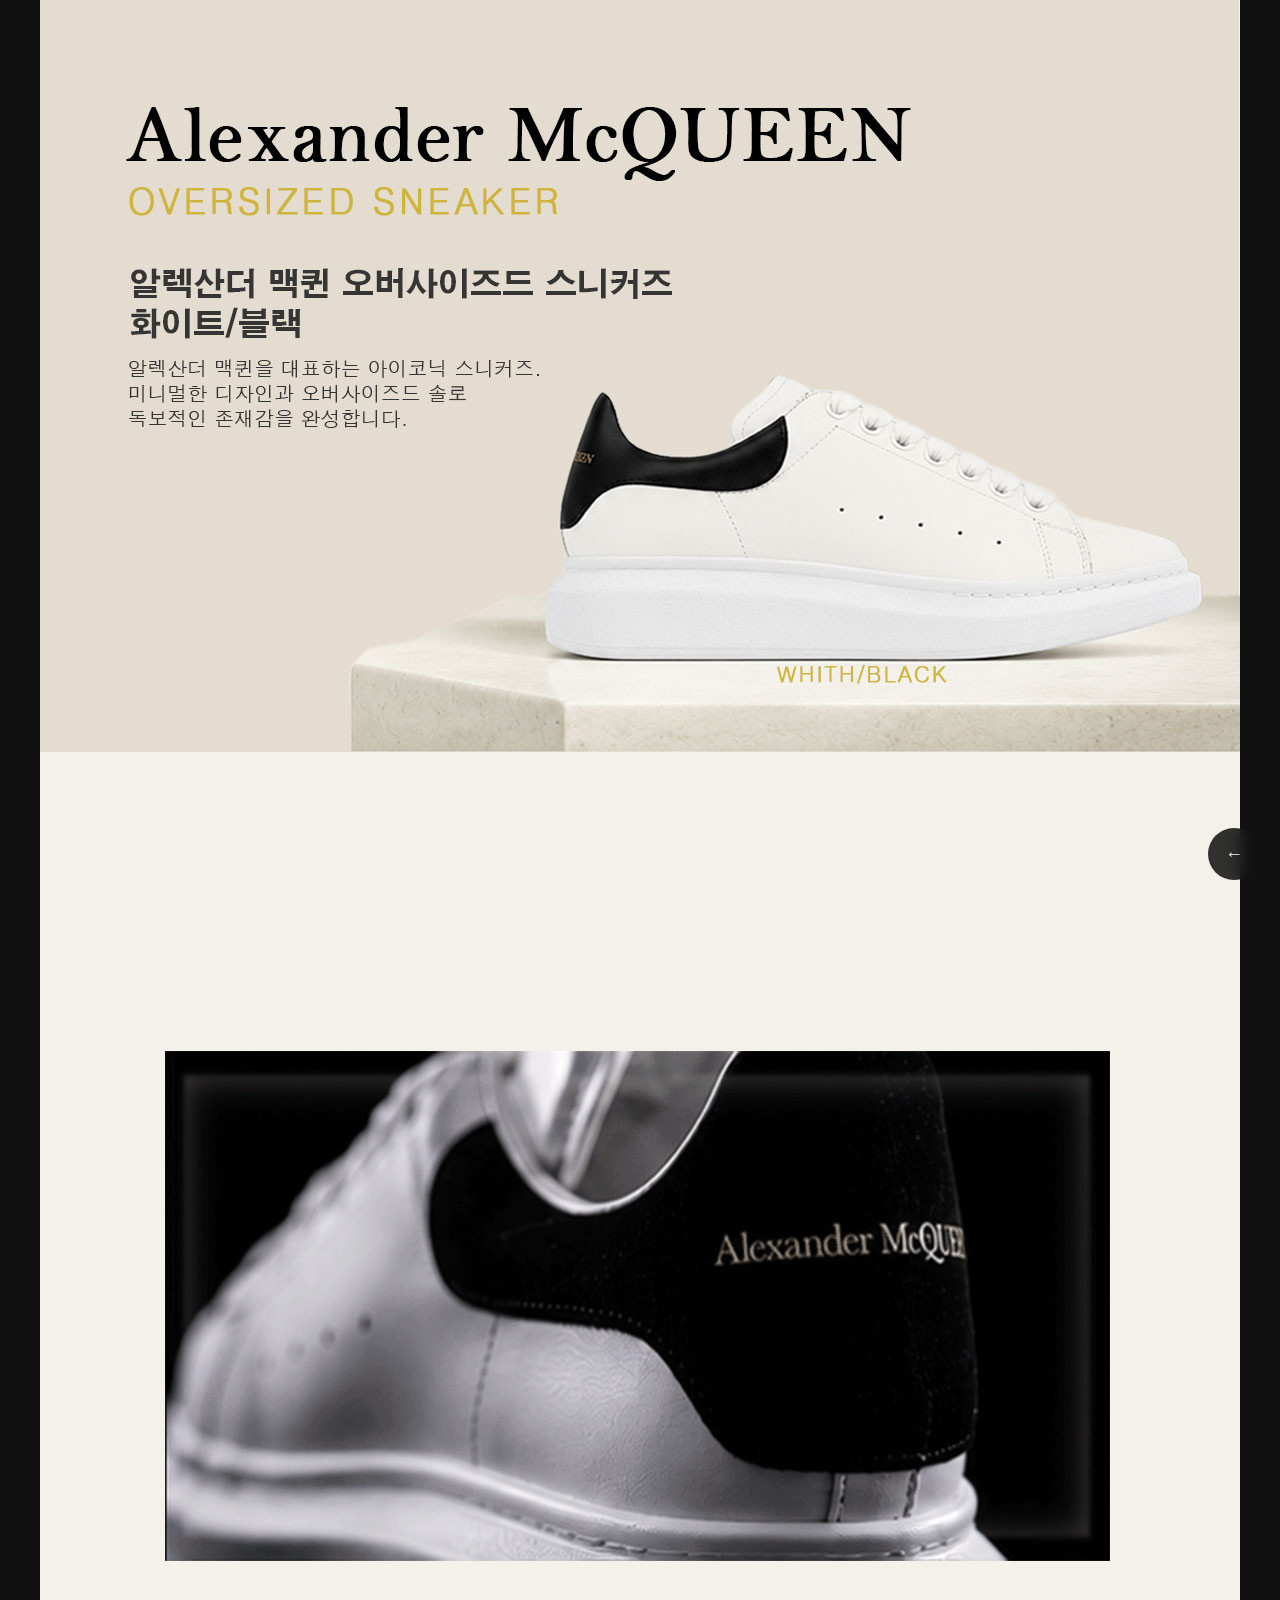
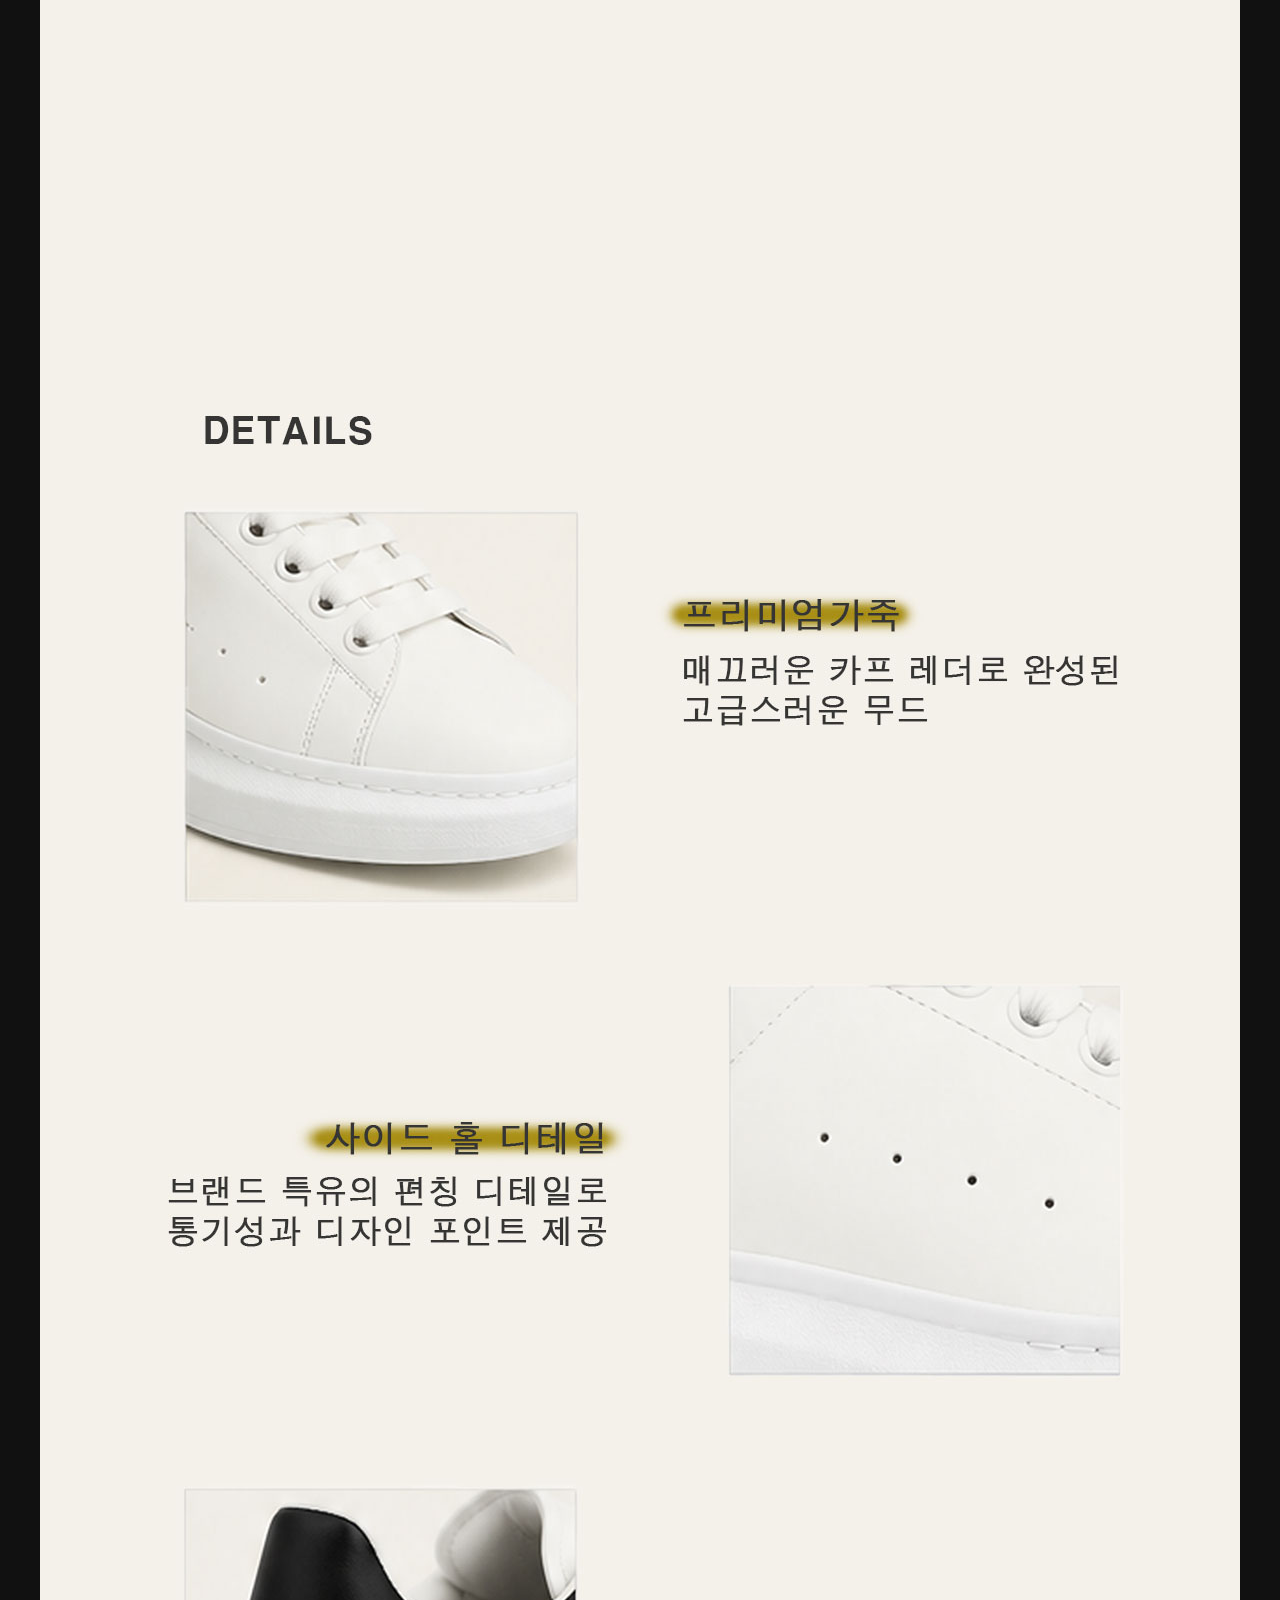
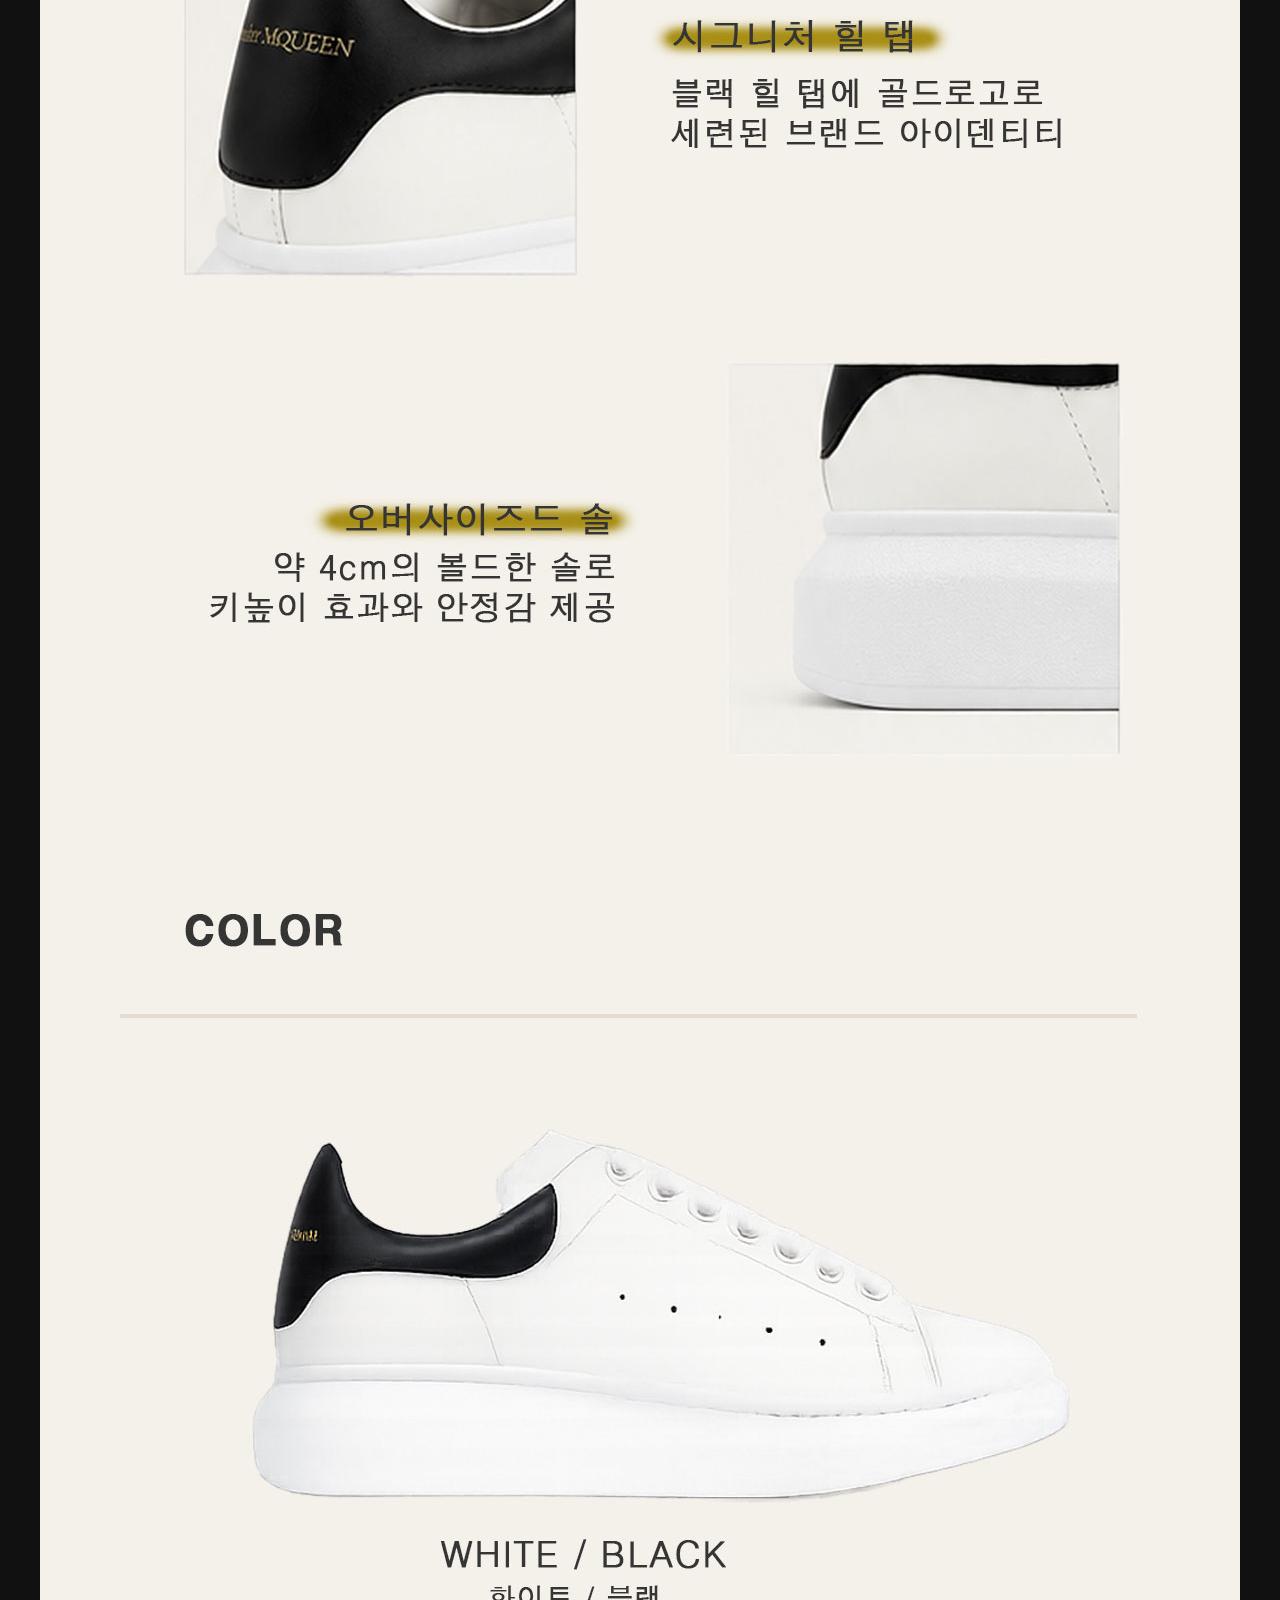
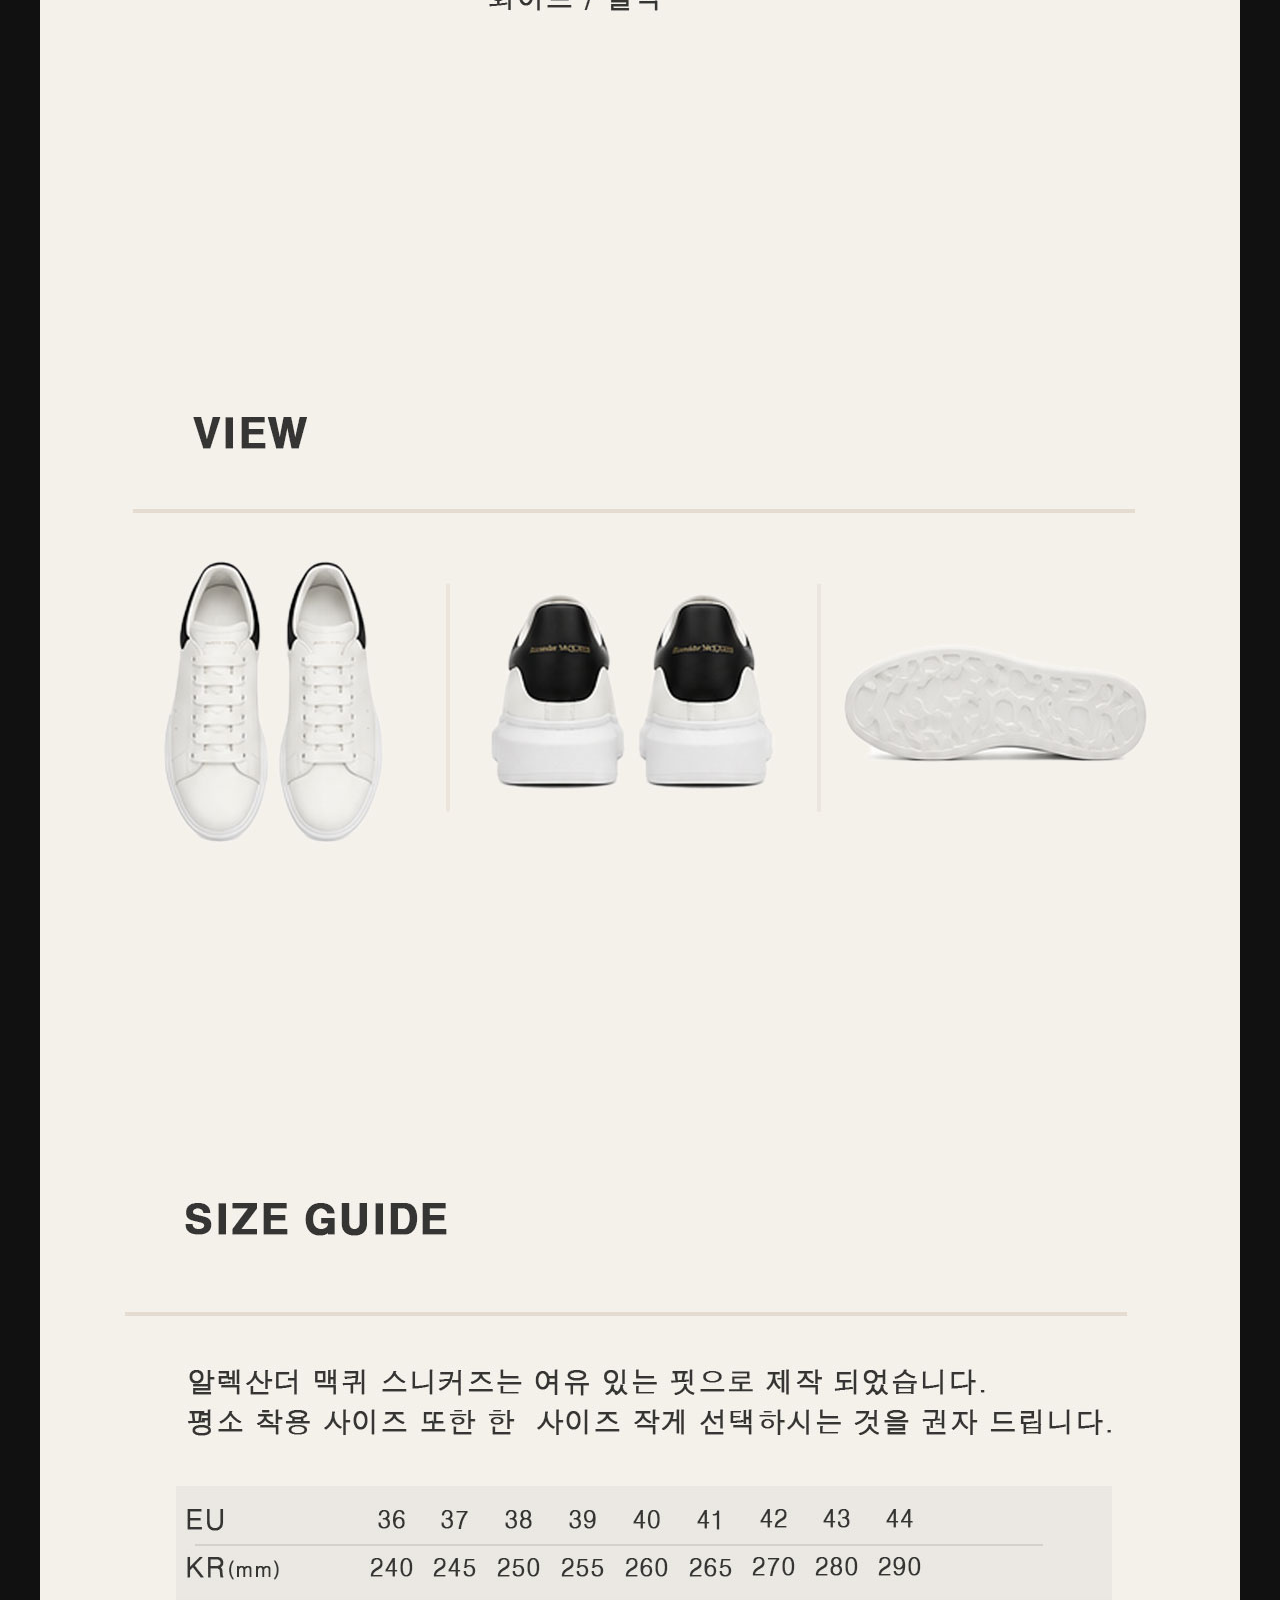
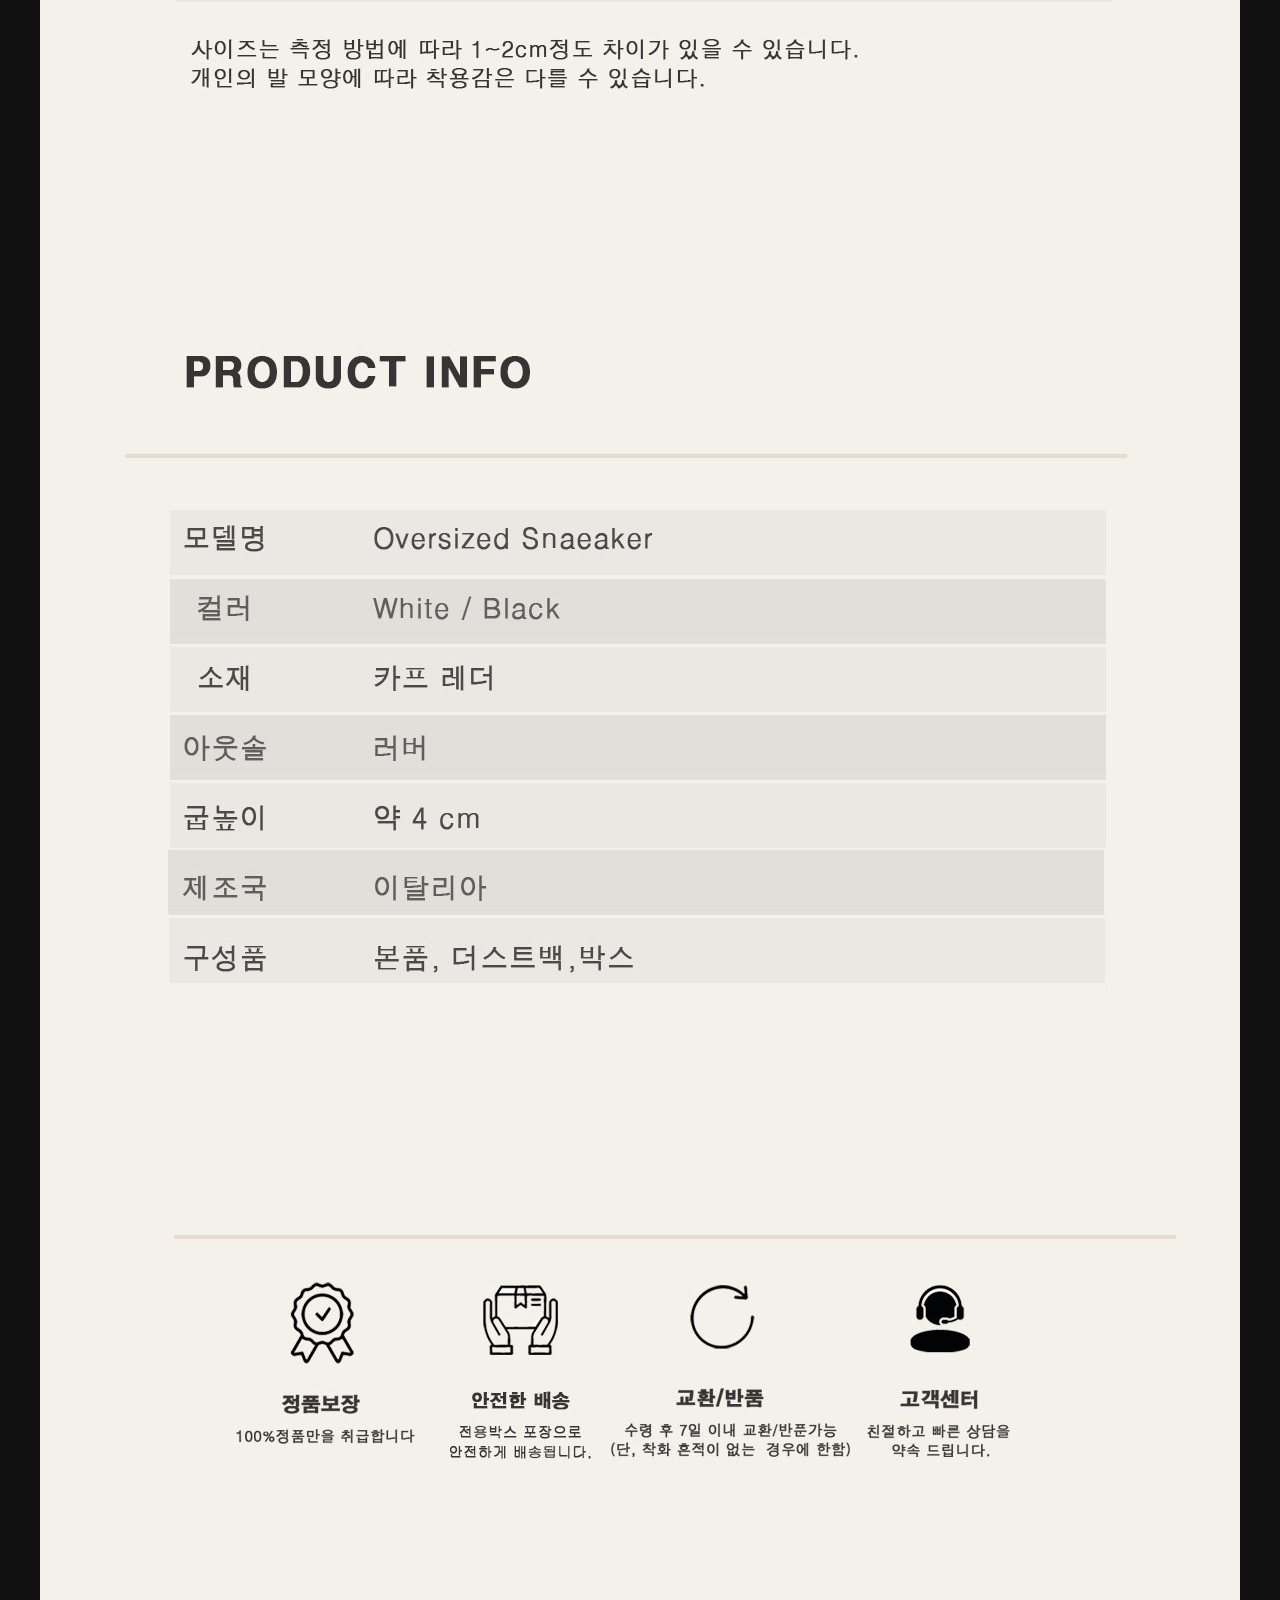
<file: product-detail/index.html>
<!doctype html>
<html lang="ko">
<head>
<meta charset="utf-8">
<meta name="viewport" content="width=device-width, initial-scale=1">
<title>Alexander McQueen Product Detail — YONG IL Portfolio</title>
<style>
  *{box-sizing:border-box;margin:0;padding:0}
  html,body{background:#111}
  body{font-family:Arial,"Noto Sans KR",sans-serif}
  .detail-page{
    width:min(1200px,100%);
    margin:0 auto;
    background:#fff;
    line-height:0;
    overflow:hidden;
  }
  .detail-page img{
    display:block;
    width:100%;
    height:auto;
    margin:0;
    padding:0;
    border:0;
  }
  .back{
    position:fixed;
    right:20px;
    bottom:20px;
    z-index:20;
    display:grid;
    place-items:center;
    width:52px;
    height:52px;
    border-radius:50%;
    background:rgba(17,17,17,.86);
    color:#fff;
    text-decoration:none;
    font-size:18px;
    line-height:1;
    backdrop-filter:blur(8px);
  }
  .back:hover{background:#806cff}
  @media(max-width:700px){
    .back{width:44px;height:44px;right:12px;bottom:12px;font-size:16px}
  }
</style>
</head>
<body>
<main class="detail-page" aria-label="Alexander McQueen product detail page">
  <img src="images/01.jpg" alt="Alexander McQueen 상세페이지 1">
  <img src="images/02.gif" alt="Alexander McQueen 상세페이지 애니메이션 2">
  <img src="images/03.jpg" alt="Alexander McQueen 상세페이지 3">
  <img src="images/04.jpg" alt="Alexander McQueen 상세페이지 4">
  <img src="images/05.jpg" alt="Alexander McQueen 상세페이지 5">
</main>
<a class="back" href="../index.html#projects" aria-label="포트폴리오로 돌아가기">←</a>
</body>
</html>
</file>
